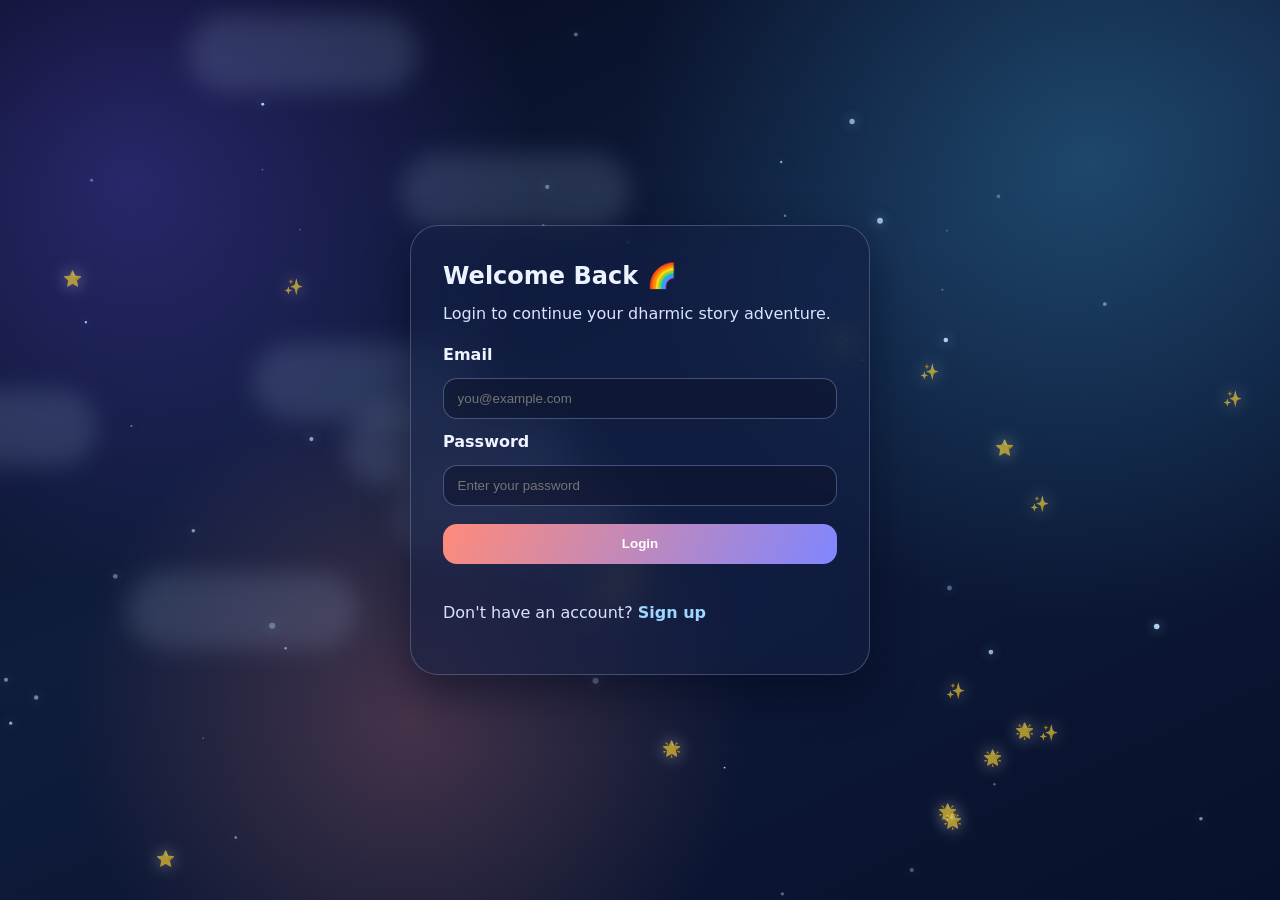
<file: dharmic-kids/index.html>
<!DOCTYPE html>
<html lang="en">
<head>
  <meta charset="UTF-8" />
  <meta name="viewport" content="width=device-width, initial-scale=1.0" />
  <title>Dharmic Kids | Home</title>
  <link rel="stylesheet" href="css/style.css" />
</head>
<body data-page="home">
  <header class="navbar">
    <a href="index.html" class="logo">🪔 Dharmic Kids</a>
    <nav>
      <a href="index.html" class="active">Home</a>
      <a href="categories.html">Categories</a>
      <a href="quiz.html">Quizzes</a>
      <a href="about.html">About</a>
      <a href="krishna-ai.html">Krishna AI</a>
      <a href="profile.html">Profile</a>
    </nav>
    <button id="logoutBtn" class="nav-logout">Logout</button>
  </header>

  <main>
    <section class="hero floating-bg reveal-on-scroll">
      <div class="sparkles" aria-hidden="true">✨ ⭐ 🌈 ✨</div>
      <div class="hero-content">
        <h1>Learn Dharma Through Fun Stories</h1>
        <p>Colorful cartoon adventures that help kids grow in wisdom, courage, and joy.</p>
        <a href="categories.html" class="btn-primary">Start Watching</a>
      </div>
      <div class="hero-icons" aria-hidden="true">
        <span>🦚</span><span>🏹</span><span>🕉️</span><span>📖</span>
      </div>
    </section>

    <section class="section reveal-on-scroll">
      <div class="section-header">
        <h2>Explore Categories</h2>
        <a href="categories.html" class="link-arrow">View All →</a>
      </div>
      <div id="categoryGrid" class="category-grid"></div>
    </section>
  </main>

  <footer>
    <p>Made with ❤️ for little learners of Dharma.</p>
  </footer>

  <script src="js/script.js"></script>
</body>
</html>
</file>
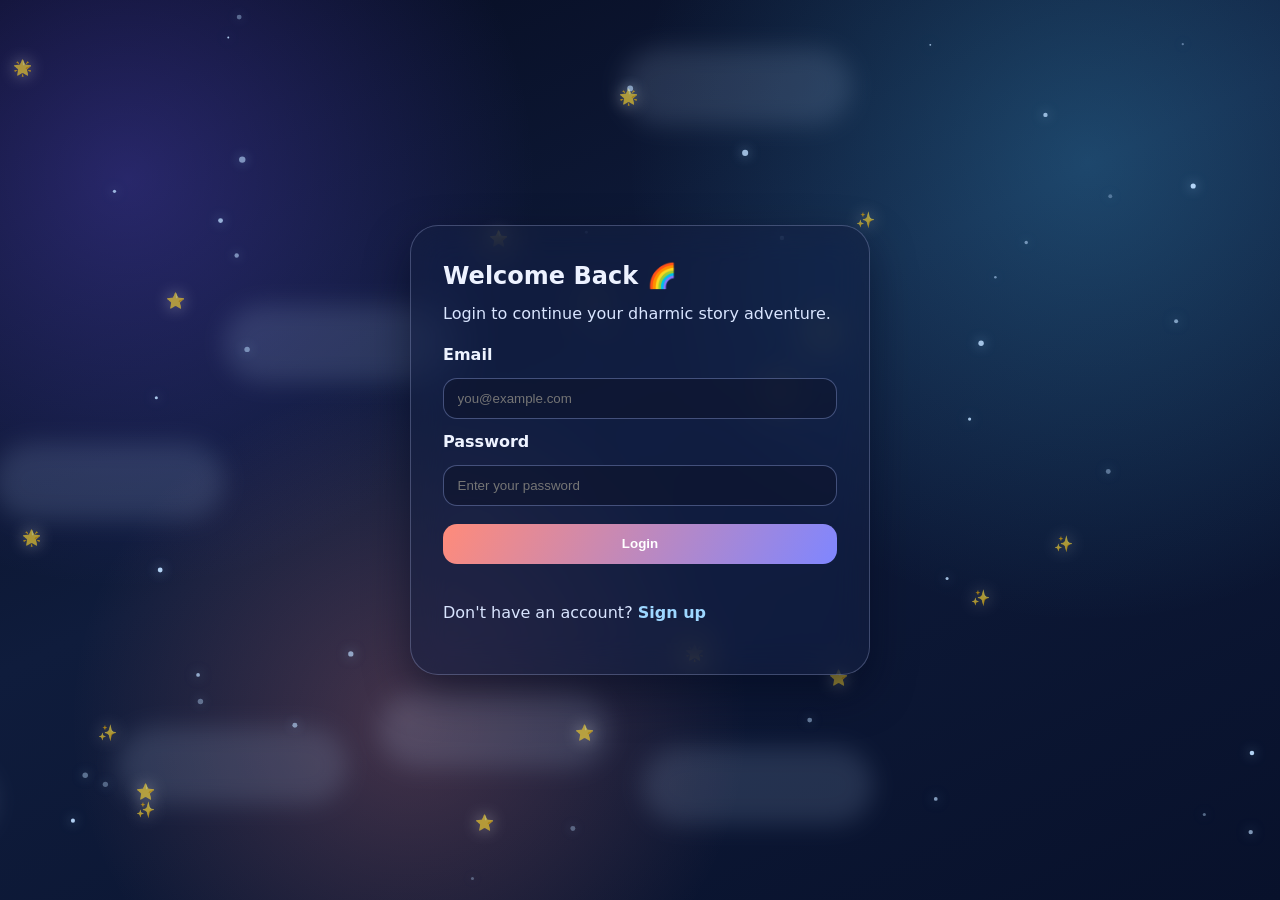
<file: dharmic-kids/about.html>
<!DOCTYPE html>
<html lang="en">
<head>
  <meta charset="UTF-8" />
  <meta name="viewport" content="width=device-width, initial-scale=1.0" />
  <title>Dharmic Kids | About</title>
  <link rel="stylesheet" href="css/style.css" />
</head>
<body data-page="about">
  <header class="navbar">
    <a href="index.html" class="logo">🪔 Dharmic Kids</a>
    <nav>
      <a href="index.html">Home</a>
      <a href="categories.html">Categories</a>
      <a href="quiz.html">Quizzes</a>
      <a href="about.html" class="active">About</a>
      <a href="krishna-ai.html">Krishna AI</a>
      <a href="profile.html">Profile</a>
    </nav>
    <button id="logoutBtn" class="nav-logout">Logout</button>
  </header>

  <main class="section about-page">
    <section class="about-hero reveal-on-scroll">
      <h1>About Dharmic Kids</h1>
      <p>
        Dharmic Kids is a cheerful learning space where children enjoy value-based stories from Sanatana Dharma
        through fun, safe, and child-friendly cartoons.
      </p>
    </section>

    <section class="about-grid">
      <article class="about-block reveal-on-scroll">
        <div class="about-icon">🎯</div>
        <h2>Our Purpose</h2>
        <p>
          We created this website to make timeless wisdom simple and exciting for children. Every video helps kids
          understand right action and good habits through engaging stories.
        </p>
      </article>

      <article class="about-block reveal-on-scroll">
        <div class="about-icon">📺</div>
        <h2>Fun Dharma Learning</h2>
        <p>
          Lessons from Krishna, Hanuman, Ramayana, and Mahabharata are shared with colorful animations so children
          can learn naturally while smiling and having fun.
        </p>
      </article>

      <article class="about-block reveal-on-scroll">
        <div class="about-icon">🌟</div>
        <h2>Values We Encourage</h2>
        <p>
          Our stories gently promote kindness, courage, honesty, and discipline so kids can build strong character in
          daily life.
        </p>
      </article>
    </section>
  </main>

  <footer>
    <p>Growing joyful hearts with dharmic values 💛</p>
  </footer>

  <script src="js/script.js"></script>
</body>
</html>
</file>
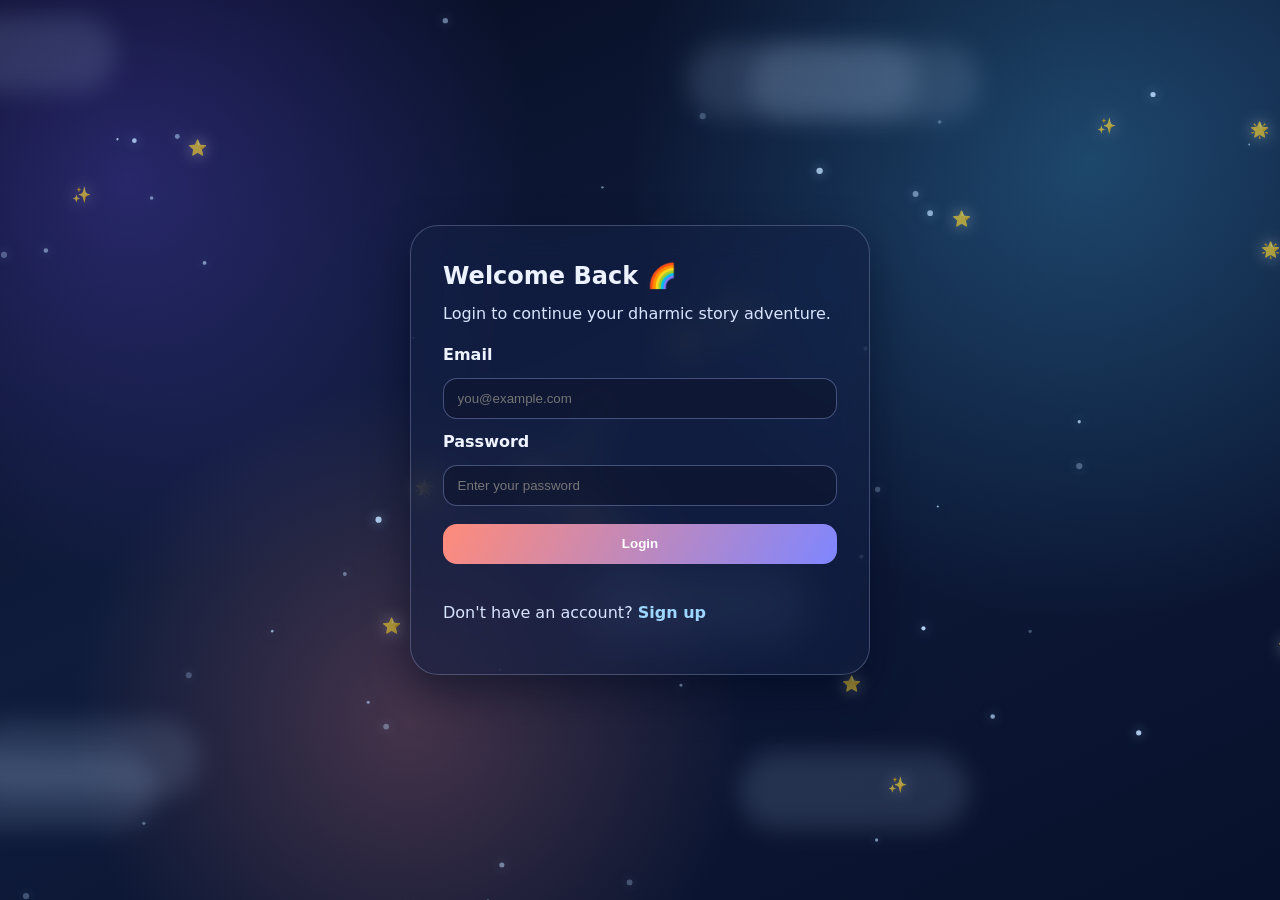
<file: dharmic-kids/categories.html>
<!DOCTYPE html>
<html lang="en">
<head>
  <meta charset="UTF-8" />
  <meta name="viewport" content="width=device-width, initial-scale=1.0" />
  <title>Dharmic Kids | Categories</title>
  <link rel="stylesheet" href="css/style.css" />
</head>
<body data-page="categories">
  <header class="navbar">
    <a href="index.html" class="logo">🪔 Dharmic Kids</a>
    <nav>
      <a href="index.html">Home</a>
      <a href="categories.html" class="active">Categories</a>
      <a href="quiz.html">Quizzes</a>
      <a href="about.html">About</a>
      <a href="krishna-ai.html">Krishna AI</a>
      <a href="profile.html">Profile</a>
    </nav>
    <button id="logoutBtn" class="nav-logout">Logout</button>
  </header>

  <main class="section">
    <h1 class="page-title">Find Your Favorite Dharmic Cartoons</h1>

    <div class="search-wrap reveal-on-scroll">
      <input id="searchInput" type="text" placeholder="Search videos by name..." aria-label="Search videos" />
      <span class="search-icon">🔍</span>
    </div>

    <div id="videoSectionContainer"></div>
  </main>

  <footer>
    <p>Watch, learn, and smile 🌈</p>
  </footer>

  <script src="js/script.js"></script>
</body>
</html>
</file>
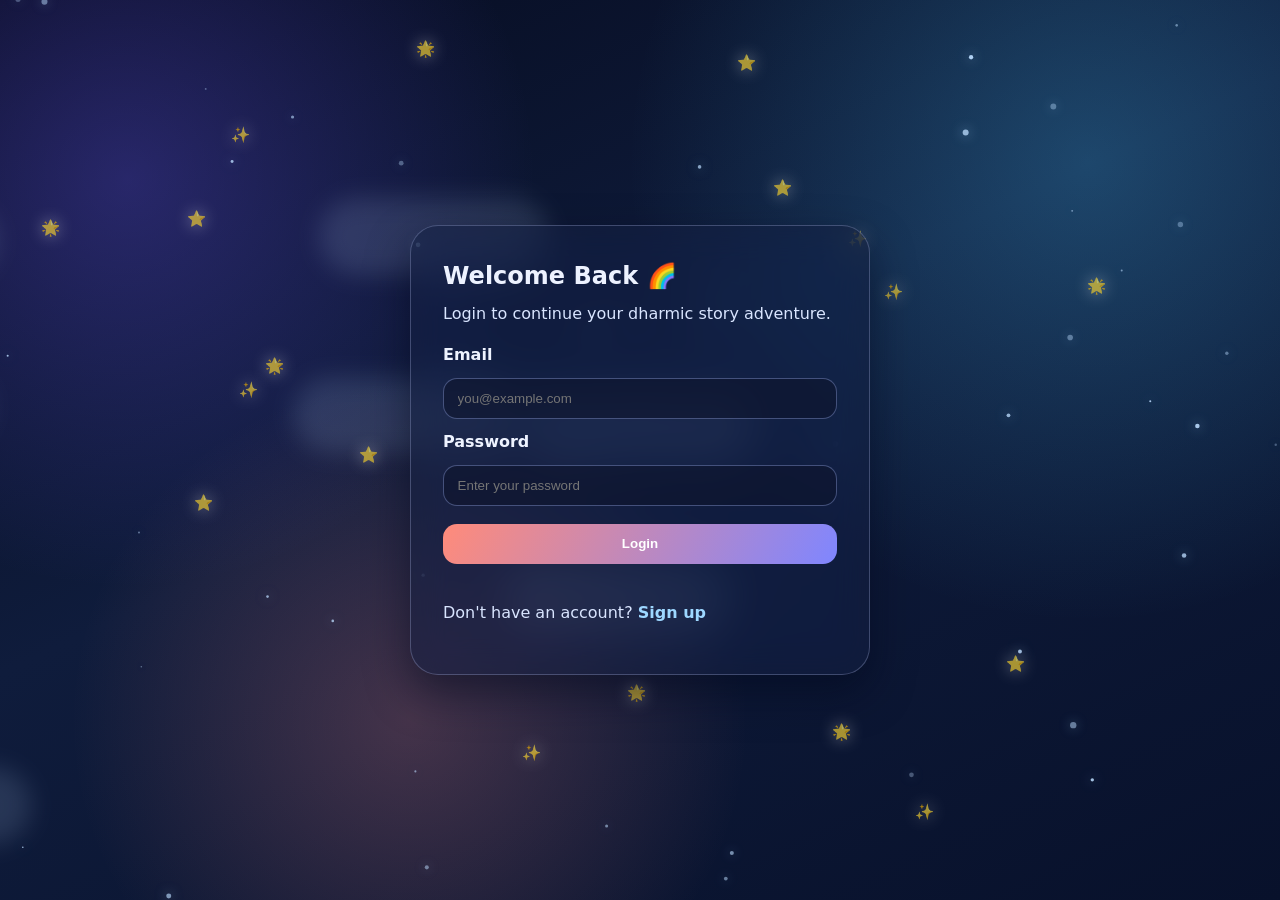
<file: dharmic-kids/krishna-ai.html>
<!DOCTYPE html>
<html lang="en">
<head>
  <meta charset="UTF-8" />
  <meta name="viewport" content="width=device-width, initial-scale=1.0" />
  <title>Dharmic Kids | Krishna AI Experience</title>
  <link rel="stylesheet" href="css/style.css" />
</head>
<body data-page="krishna-ai">
  <header class="navbar">
    <a href="index.html" class="logo">🪔 Dharmic Kids</a>
    <nav>
      <a href="index.html">Home</a>
      <a href="categories.html">Categories</a>
      <a href="quiz.html">Quizzes</a>
      <a href="about.html">About</a>
      <a href="krishna-ai.html" class="active">Krishna AI</a>
      <a href="profile.html">Profile</a>
    </nav>
    <button id="logoutBtn" class="nav-logout">Logout</button>
  </header>

  <main>
    <section class="hero krishna-ai-hero reveal-on-scroll">
      <div class="krishna-ai-glow" aria-hidden="true"></div>
      <div class="krishna-ai-feather" aria-hidden="true">🪶</div>
      <div class="krishna-ai-stars" aria-hidden="true">✨ ✨ ⭐ ✨</div>
      <div class="hero-content">
        <h1>Krishna AI Experience</h1>
        <p>A peaceful space for wise guidance, kind words, and calm moments with Krishna.</p>
      </div>
      <div class="hero-icons" aria-hidden="true">
        <span>🦚</span><span>🕉️</span><span>🌿</span><span>✨</span>
      </div>
    </section>

    <section class="section reveal-on-scroll">
      <div class="krishna-ai-layout">
        <article class="krishna-ai-chat-card">
          <div class="section-header">
            <h2>Talk with Krishna</h2>
          </div>

          <div class="krishna-chat-shell">
            <aside class="krishna-conversation-sidebar about-block">
              <div class="krishna-sidebar-head">
                <h3>Saved Chats</h3>
                <button id="saveChatBtn" type="button" class="story-btn">Save Chat</button>
              </div>
              <div id="savedChatsList" class="krishna-saved-chats" aria-live="polite"></div>
            </aside>

            <div class="krishna-main-chat">
              <div id="topicButtons" class="krishna-topic-grid" aria-label="Krishna guidance topics">
                <button type="button" class="krishna-topic-btn active" data-topic="learning">🧠 Learning Dharma</button>
                <button type="button" class="krishna-topic-btn" data-topic="anxiety">😌 Reduce Anxiety</button>
                <button type="button" class="krishna-topic-btn" data-topic="courage">💪 Courage & Confidence</button>
                <button type="button" class="krishna-topic-btn" data-topic="kindness">❤️ Kindness & Friendship</button>
                <button type="button" class="krishna-topic-btn" data-topic="lessons">📖 Life Lessons</button>
                <button type="button" class="krishna-topic-btn" data-topic="sadness">😔 Sadness / Emotional Help</button>
              </div>

              <div id="krishnaChatMessages" class="krishna-chat-messages-panel" aria-live="polite"></div>

              <div id="krishnaQuickPrompts" class="krishna-quick-prompts">
                <button type="button" class="krishna-prompt-btn">I feel scared</button>
                <button type="button" class="krishna-prompt-btn">How to be brave?</button>
                <button type="button" class="krishna-prompt-btn">Why should I tell truth?</button>
                <button type="button" class="krishna-prompt-btn">How to help others?</button>
              </div>
            </div>
          </div>

          <form id="krishnaChatForm" class="krishna-chat-compose">
            <input id="krishnaChatInput" type="text" maxlength="260" placeholder="Share your thoughts with Krishna..." />
            <button id="clearChatBtn" type="button" class="story-btn" aria-label="Clear chat">🗑️ Clear Chat</button>
            <button id="voiceInputBtn" type="button" class="story-btn" aria-label="Use voice input">🎤</button>
            <button type="submit" class="auth-btn">Send</button>
          </form>
        </article>

        <aside class="krishna-ai-side-stack">
          <article class="about-block krishna-listen-card">
            <h3>Voice Blessing 🔊</h3>
            <p>Press listen to hear Krishna's last guidance in a gentle voice.</p>
            <button id="listenResponseBtn" type="button" class="story-btn">Listen</button>
            <p id="voiceStatus" class="muted-note">Ready when you are, little one.</p>
          </article>

          <article class="about-block relax-card">
            <h3>Relax with Krishna 🌿</h3>
            <div id="breathingCircle" class="breathing-circle" aria-hidden="true"></div>
            <p id="breathingText">Take a deep breath in... and breathe out slowly.</p>
            <button id="startCalmBtn" type="button" class="story-btn">Start Calm Breath</button>
          </article>
        </aside>
      </div>
    </section>
  </main>

  <footer>
    <p>Made with ❤️ for little learners of Dharma.</p>
  </footer>

  <script src="js/krishna-ai-config.js"></script>
  <script src="js/script.js"></script>
</body>
</html>
</file>
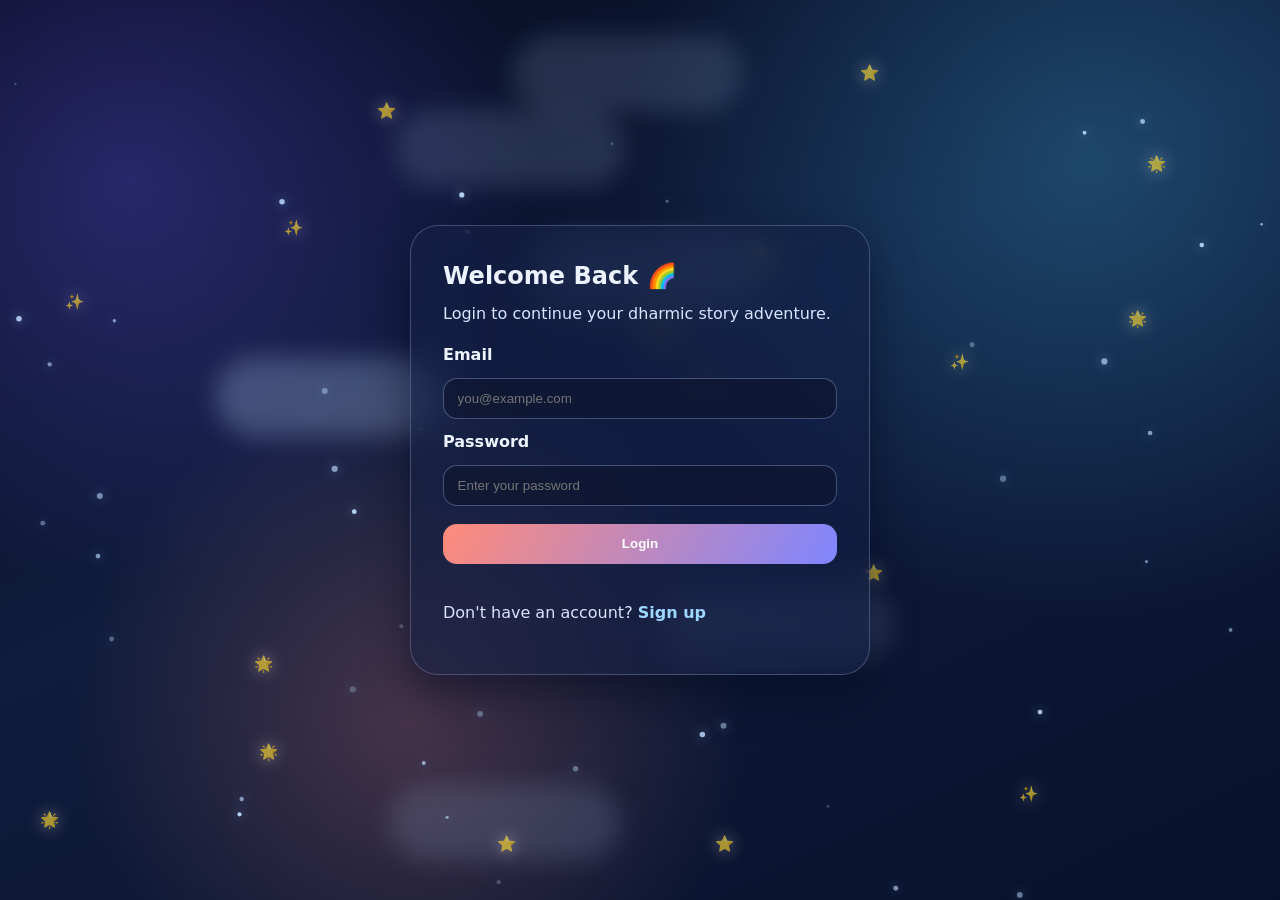
<file: dharmic-kids/login.html>
<!DOCTYPE html>
<html lang="en">
<head>
  <meta charset="UTF-8" />
  <meta name="viewport" content="width=device-width, initial-scale=1.0" />
  <title>Dharmic Kids | Login</title>
  <link rel="stylesheet" href="css/style.css" />
</head>
<body data-page="login" class="auth-body">
  <main class="auth-main">
    <section class="auth-card auth-fade-in">
      <h1>Welcome Back 🌈</h1>
      <p>Login to continue your dharmic story adventure.</p>

      <form id="loginForm" class="auth-form" novalidate>
        <label for="loginEmail">Email</label>
        <input id="loginEmail" name="email" type="email" placeholder="you@example.com" required />

        <label for="loginPassword">Password</label>
        <input id="loginPassword" name="password" type="password" placeholder="Enter your password" required />

        <button type="submit" class="auth-btn">Login</button>
      </form>

      <p id="authMessage" class="auth-message" role="status" aria-live="polite"></p>
      <p class="auth-link-row">Don't have an account? <a href="signup.html">Sign up</a></p>
    </section>
  </main>

  <script src="js/script.js"></script>
</body>
</html>
</file>
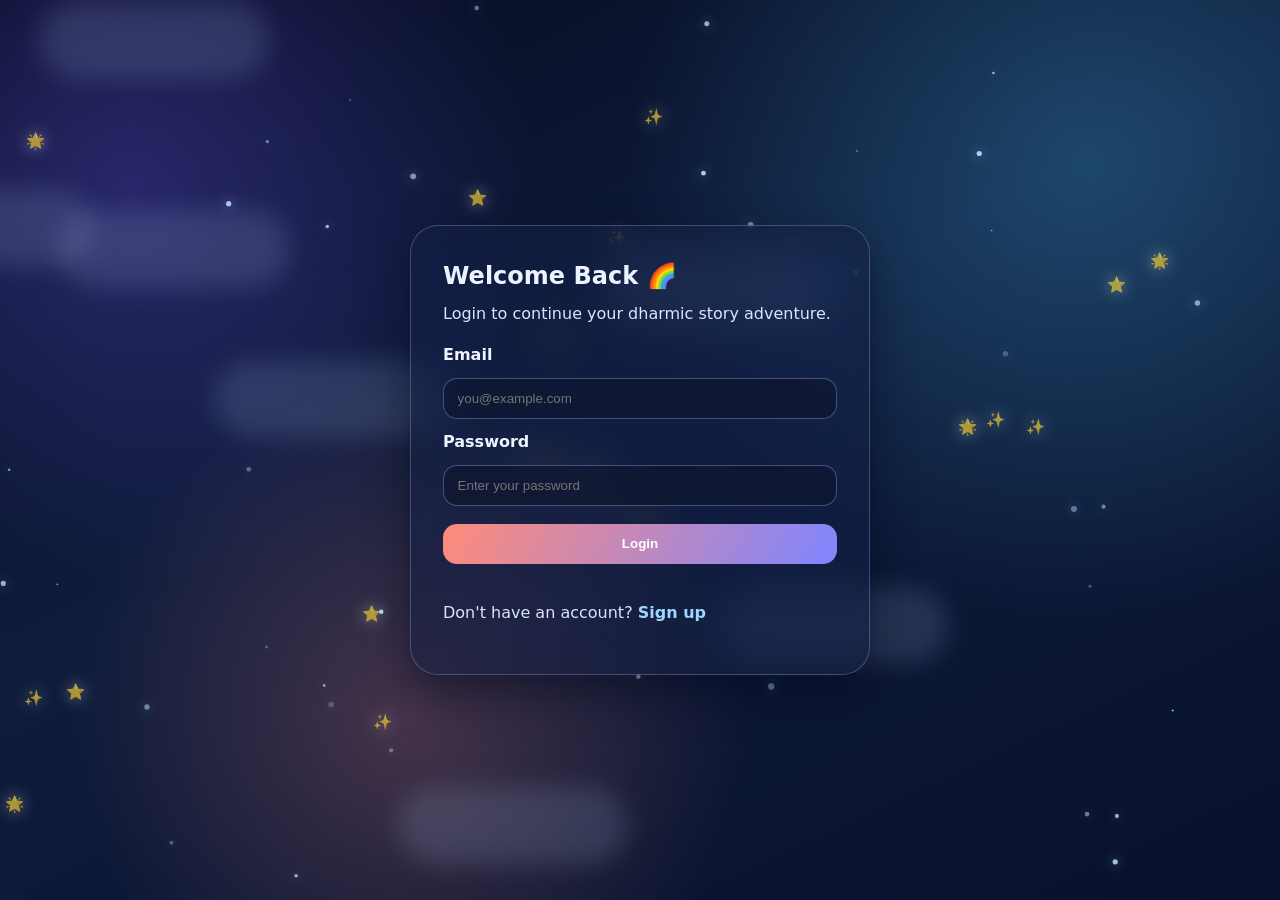
<file: dharmic-kids/profile.html>
<!DOCTYPE html>
<html lang="en">
<head>
  <meta charset="UTF-8" />
  <meta name="viewport" content="width=device-width, initial-scale=1.0" />
  <title>Dharmic Kids | Profile</title>
  <link rel="stylesheet" href="css/style.css" />
</head>
<body data-page="profile">
  <header class="navbar">
    <a href="index.html" class="logo">🪔 Dharmic Kids</a>
    <nav>
      <a href="index.html">Home</a>
      <a href="categories.html">Categories</a>
      <a href="quiz.html">Quizzes</a>
      <a href="about.html">About</a>
      <a href="krishna-ai.html">Krishna AI</a>
      <a href="profile.html" class="active">Profile</a>
    </nav>
    <button id="logoutBtn" class="nav-logout">Logout</button>
  </header>

  <main class="section profile-page">
    <section class="profile-card reveal-on-scroll">
      <h1>My Profile 🌟</h1>
      <div id="profileUserInfo" class="profile-user-info"></div>
      <button id="editProfileBtn" class="story-btn">Edit Profile</button>
    </section>

    <section class="profile-section reveal-on-scroll">
      <div class="section-header">
        <h2>Progress Dashboard 📊</h2>
      </div>
      <div id="statsGrid" class="profile-grid"></div>
    </section>

    <section class="profile-section reveal-on-scroll">
      <div class="section-header">
        <h2>Favorite Videos ❤️</h2>
      </div>
      <div id="favoritesGrid" class="profile-grid"></div>
    </section>

    <section class="profile-section reveal-on-scroll">
      <div class="section-header">
        <h2>Watch History / Progress ⏱️</h2>
        <button id="clearHistoryBtn" class="story-btn secondary">Clear All History</button>
      </div>
      <div id="progressGrid" class="profile-grid"></div>
    </section>
  </main>

  <div id="editProfileModal" class="modal-backdrop" aria-hidden="true">
    <section class="modal-card">
      <h2>Edit Profile</h2>
      <form id="editProfileForm" class="auth-form" novalidate>
        <label for="editProfileName">Name</label>
        <input id="editProfileName" type="text" required />
        <label for="editProfileEmail">Email</label>
        <input id="editProfileEmail" type="email" required />
        <div class="modal-actions">
          <button type="submit" class="auth-btn">Save</button>
          <button type="button" id="cancelEditProfileBtn" class="story-btn secondary">Cancel</button>
        </div>
      </form>
    </section>
  </div>

  <footer>
    <p>Your dharmic journey, all in one place ✨</p>
  </footer>

  <script src="js/script.js"></script>
</body>
</html>
</file>
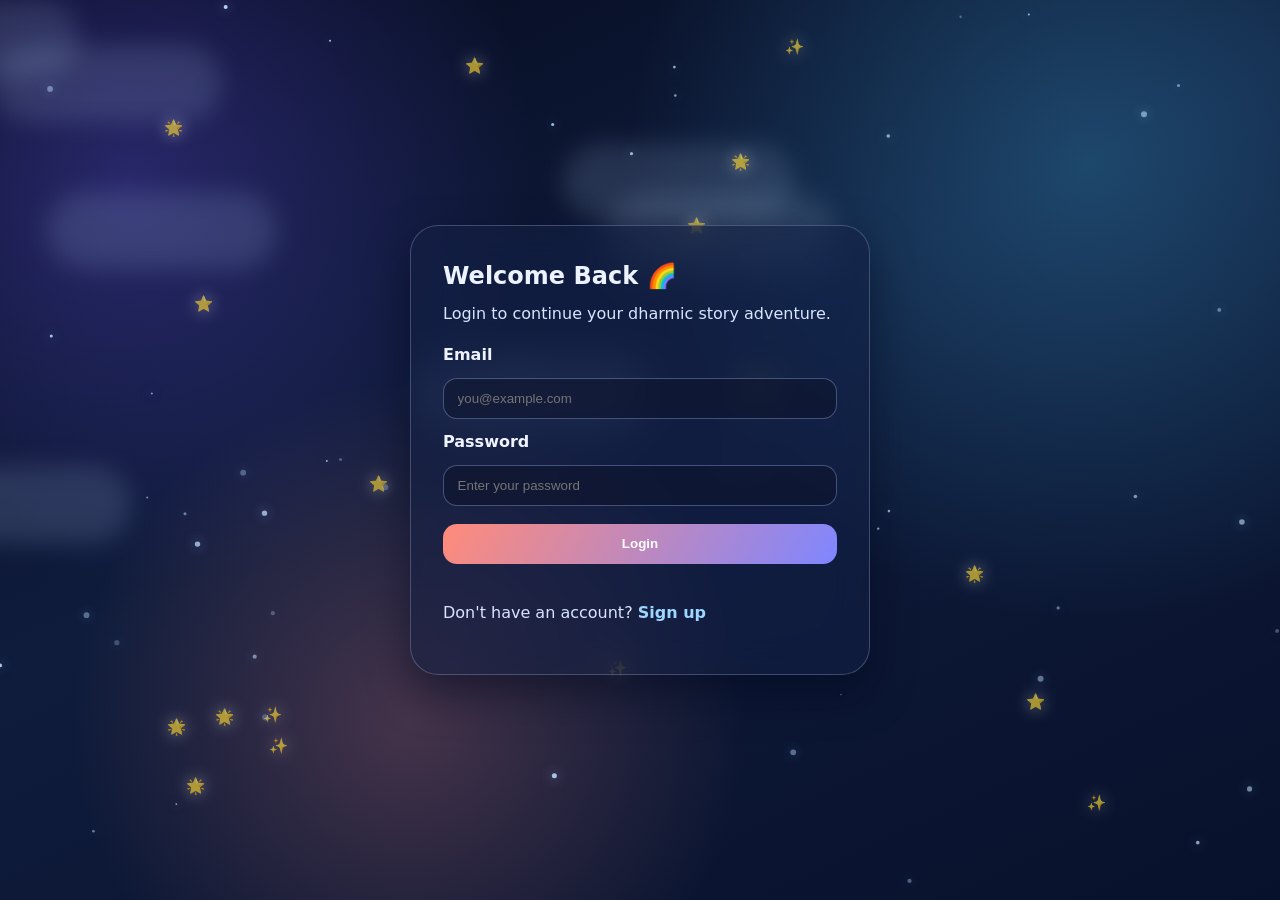
<file: dharmic-kids/quiz.html>
<!DOCTYPE html>
<html lang="en">
<head>
  <meta charset="UTF-8" />
  <meta name="viewport" content="width=device-width, initial-scale=1.0" />
  <title>Dharmic Kids | Quizzes</title>
  <link rel="stylesheet" href="css/style.css" />
</head>
<body data-page="quiz">
  <header class="navbar">
    <a href="index.html" class="logo">🪔 Dharmic Kids</a>
    <nav>
      <a href="index.html">Home</a>
      <a href="categories.html">Categories</a>
      <a href="quiz.html" class="active">Quizzes</a>
      <a href="about.html">About</a>
      <a href="krishna-ai.html">Krishna AI</a>
      <a href="profile.html">Profile</a>
    </nav>
    <button id="logoutBtn" class="nav-logout">Logout</button>
  </header>

  <main class="section">
    <h1 class="page-title">Story Quiz Playground 🎮</h1>
    <div id="quizGrid" class="quiz-grid"></div>
  </main>

  <footer>
    <p>Play, learn, and shine 🌟</p>
  </footer>

  <script src="js/script.js"></script>
</body>
</html>
</file>
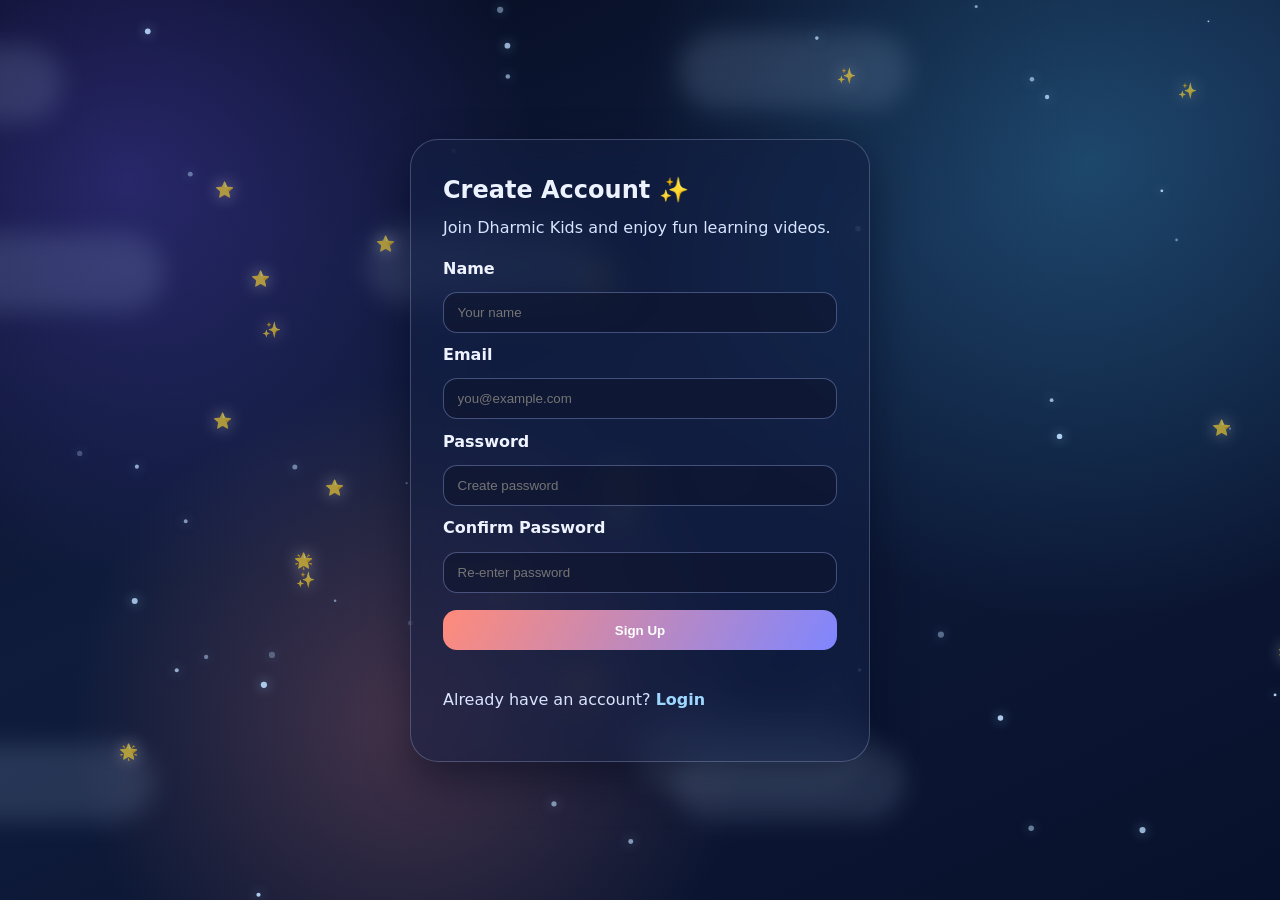
<file: dharmic-kids/signup.html>
<!DOCTYPE html>
<html lang="en">
<head>
  <meta charset="UTF-8" />
  <meta name="viewport" content="width=device-width, initial-scale=1.0" />
  <title>Dharmic Kids | Sign Up</title>
  <link rel="stylesheet" href="css/style.css" />
</head>
<body data-page="signup" class="auth-body">
  <main class="auth-main">
    <section class="auth-card auth-fade-in">
      <h1>Create Account ✨</h1>
      <p>Join Dharmic Kids and enjoy fun learning videos.</p>

      <form id="signupForm" class="auth-form" novalidate>
        <label for="signupName">Name</label>
        <input id="signupName" name="name" type="text" placeholder="Your name" required />

        <label for="signupEmail">Email</label>
        <input id="signupEmail" name="email" type="email" placeholder="you@example.com" required />

        <label for="signupPassword">Password</label>
        <input id="signupPassword" name="password" type="password" placeholder="Create password" required />

        <label for="signupConfirmPassword">Confirm Password</label>
        <input id="signupConfirmPassword" name="confirmPassword" type="password" placeholder="Re-enter password" required />

        <button type="submit" class="auth-btn">Sign Up</button>
      </form>

      <p id="authMessage" class="auth-message" role="status" aria-live="polite"></p>
      <p class="auth-link-row">Already have an account? <a href="login.html">Login</a></p>
    </section>
  </main>

  <script src="js/script.js"></script>
</body>
</html>
</file>
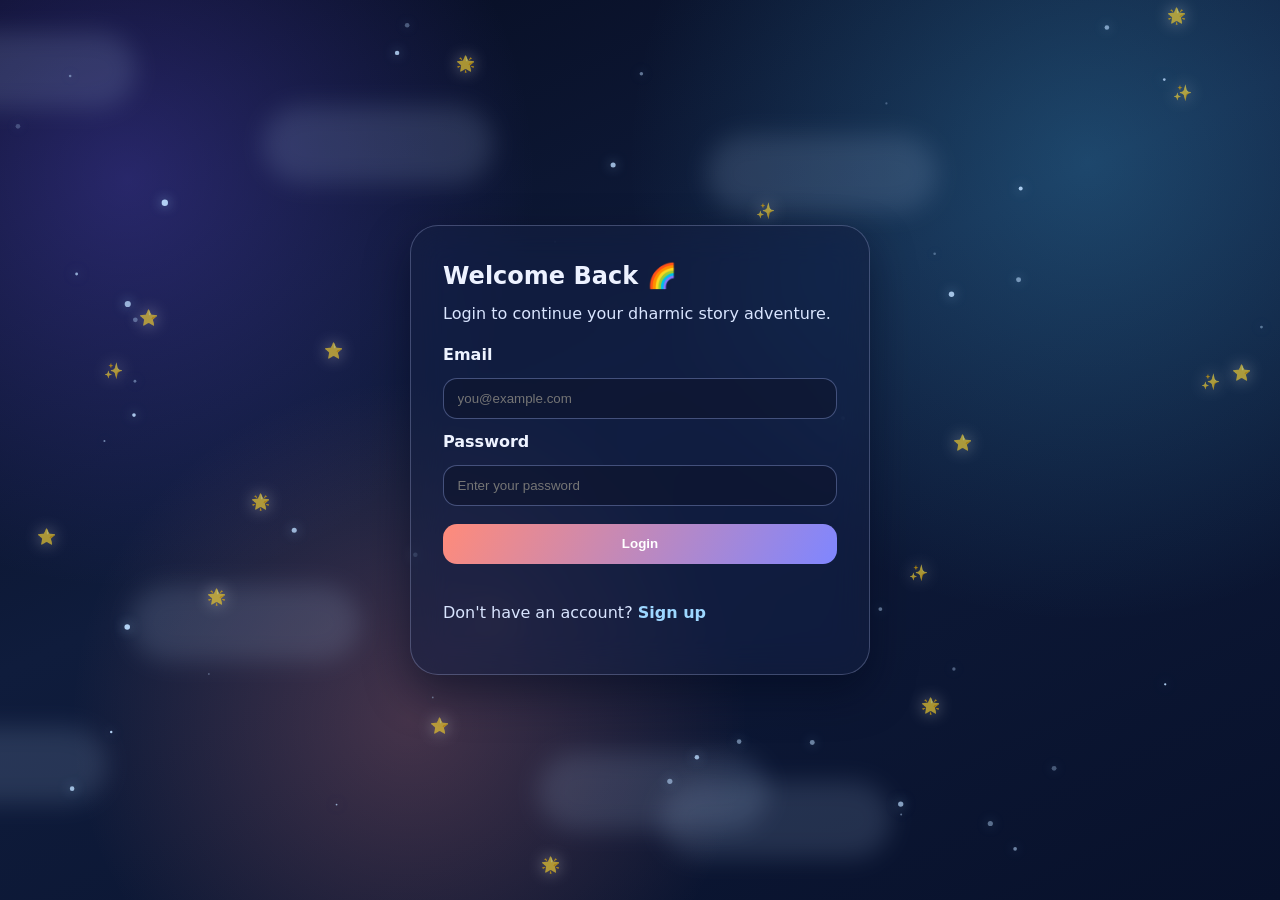
<file: dharmic-kids/video.html>
<!DOCTYPE html>
<html lang="en">
<head>
  <meta charset="UTF-8" />
  <meta name="viewport" content="width=device-width, initial-scale=1.0" />
  <title>Dharmic Kids | Video</title>
  <link rel="stylesheet" href="css/style.css" />
</head>
<body data-page="video">
  <header class="navbar">
    <a href="index.html" class="logo">🪔 Dharmic Kids</a>
    <nav>
      <a href="index.html">Home</a>
      <a href="categories.html">Categories</a>
      <a href="quiz.html">Quizzes</a>
      <a href="about.html">About</a>
      <a href="krishna-ai.html">Krishna AI</a>
      <a href="profile.html">Profile</a>
    </nav>
    <button id="logoutBtn" class="nav-logout">Logout</button>
  </header>

  <main class="section video-layout">
    <section id="videoPlayerCard" class="player-card reveal-on-scroll"></section>

    <aside class="recommendations reveal-on-scroll">
      <h2>Recommended Videos</h2>
      <div id="recommendedList" class="recommended-list"></div>
    </aside>
  </main>

  <footer>
    <p>Keep exploring dharmic wisdom ✨</p>
  </footer>

  <script src="js/script.js"></script>
</body>
</html>
</file>
<file: dharmic-kids/css/style.css>
:root {
  --bg: #080f26;
  --bg-soft: #121c3d;
  --surface: rgba(22, 31, 63, 0.82);
  --surface-strong: rgba(30, 41, 59, 0.8);
  --surface-soft: rgba(139, 165, 255, 0.12);
  --text: #edf2ff;
  --muted: #bfd0ff;
  --primary: #ff8b7a;
  --secondary: #7f86ff;
  --accent: #66d5ff;
  --card-shadow: 0 15px 40px rgba(1, 7, 24, 0.55);
  --card-glow: 0 0 0 1px rgba(145, 164, 255, 0.24), 0 0 24px rgba(122, 146, 255, 0.28);
  --radius-lg: 24px;
  --radius-md: 16px;
}


* { box-sizing: border-box; }
html, body { min-height: 100%; }

body {
  margin: 0;
  font-family: "Comic Sans MS", "Trebuchet MS", system-ui, sans-serif;
  line-height: 1.55;
  color: var(--text);
  background: linear-gradient(140deg, var(--bg), var(--bg-soft));
  overflow-x: hidden;
}

a { color: inherit; text-decoration: none; }

/* Shared interaction polish across all cards + buttons. */
a,
button,
.watch-btn,
.btn-primary,
.category-card,
.video-card,
.about-block,
.about-hero,
.recommend-item,
.story-btn,
.choice-btn {
  transition: transform 0.32s ease, box-shadow 0.32s ease, background 0.32s ease, border-color 0.32s ease, filter 0.32s ease;
}

.bg-scene,
.particle-canvas,
.floating-sky {
  position: fixed;
  inset: 0;
  pointer-events: none;
}

.bg-scene {
  z-index: -4;
  background:
    radial-gradient(circle at 10% 20%, rgba(111, 90, 255, 0.3), transparent 30%),
    radial-gradient(circle at 85% 18%, rgba(71, 194, 246, 0.26), transparent 35%),
    radial-gradient(circle at 32% 80%, rgba(255, 140, 138, 0.23), transparent 30%),
    linear-gradient(155deg, #060b1f, #0f1c3c 45%, #08112b);
  animation: gradientShift 20s ease-in-out infinite alternate;
}

.floating-sky { z-index: -3; overflow: hidden; }
.particle-canvas { z-index: -2; }

.float-cloud,
.float-star,
.float-sparkle {
  position: absolute;
  opacity: 0.65;
  animation: drift linear infinite;
}

.float-cloud {
  width: clamp(140px, 18vw, 260px);
  height: clamp(44px, 6vw, 78px);
  background: rgba(193, 220, 255, 0.22);
  filter: blur(12px);
  border-radius: 999px;
}

.float-star,
.float-sparkle {
  font-size: clamp(0.85rem, 1.2vw, 1.2rem);
  filter: drop-shadow(0 0 8px rgba(255, 255, 255, 0.7));
}

.navbar {
  position: sticky;
  top: 0;
  z-index: 20;
  background: color-mix(in srgb, var(--surface) 78%, transparent);
  backdrop-filter: blur(14px);
  display: flex;
  justify-content: space-between;
  align-items: center;
  padding: 0.92rem 1.15rem;
  box-shadow: 0 8px 20px rgba(5, 12, 40, 0.35);
  border-bottom: 1px solid rgba(152, 170, 255, 0.18);
}

.logo { font-size: 1.2rem; font-weight: 700; }
nav { display: flex; gap: 1rem; }
nav a { padding: 0.35rem 0.72rem; border-radius: 30px; }
nav a:hover, nav a.active {
  background: linear-gradient(140deg, var(--secondary), var(--accent));
  color: #fff;
}

.nav-logout {
  border: 1px solid rgba(255, 255, 255, 0.28);
  background: linear-gradient(120deg, var(--primary), var(--secondary));
  color: #fff;
  border-radius: 999px;
  padding: 0.52rem 1rem;
  font-weight: 700;
  cursor: pointer;
}

.nav-logout:hover {
  transform: translateY(-2px) scale(1.04);
  box-shadow: 0 10px 24px rgba(112, 104, 255, 0.36);
}


.hero {
  position: relative;
  overflow: hidden;
  margin: 1.1rem auto 1.3rem;
  max-width: 1180px;
  border-radius: 30px;
  padding: clamp(1.8rem, 2.8vw, 2.8rem);
  min-height: 360px;
  background: linear-gradient(140deg, rgba(112, 117, 255, 0.4), rgba(66, 179, 196, 0.3) 45%, rgba(255, 139, 127, 0.32));
  color: #fff;
  display: grid;
  grid-template-columns: 1.15fr 1fr;
  gap: 1.25rem;
  align-items: center;
  border: 1px solid rgba(255, 255, 255, 0.24);
  box-shadow: 0 22px 45px rgba(6, 12, 37, 0.5), inset 0 1px 0 rgba(255, 255, 255, 0.2);
  backdrop-filter: blur(18px) saturate(130%);
  isolation: isolate;
}

.hero::before,
.hero::after {
  content: "";
  position: absolute;
  border-radius: 50%;
  pointer-events: none;
}

.hero::before {
  width: 260px;
  height: 260px;
  top: -90px;
  right: -60px;
  background: radial-gradient(circle, rgba(255, 255, 255, 0.26), transparent 68%);
}
.hero::after {
  width: 220px;
  height: 220px;
  bottom: -120px;
  left: -70px;
  background: radial-gradient(circle, rgba(115, 245, 255, 0.24), transparent 65%);
}

.hero-content { width: min(560px, 100%); margin: 0 auto; z-index: 2; }
.hero h1 { font-size: clamp(2rem, 5vw, 3.3rem); margin: 0 0 0.7rem; line-height: 1.15; text-wrap: balance; }
.hero p { font-size: clamp(1rem, 1.4vw, 1.12rem); margin: 0 0 1.45rem; max-width: 34ch; color: rgba(255, 255, 255, 0.95); }

.hero-icons {
  display: flex;
  justify-content: center;
  align-items: center;
  flex-wrap: wrap;
  gap: 0.9rem;
  font-size: clamp(1.6rem, 2.7vw, 2.35rem);
  z-index: 2;
}
.hero-icons span { animation: float 3.8s ease-in-out infinite; }
.hero-icons span:nth-child(2) { animation-delay: 0.45s; }
.hero-icons span:nth-child(3) { animation-delay: 0.9s; }
.hero-icons span:nth-child(4) { animation-delay: 1.35s; }

.sparkles {
  position: absolute;
  right: 11%;
  bottom: 12%;
  letter-spacing: 0.28rem;
  font-size: 1.2rem;
  opacity: 0.92;
  animation: twinkle 2.8s ease-in-out infinite;
  z-index: 2;
}

.btn-primary {
  display: inline-block;
  padding: 0.86rem 1.52rem;
  border-radius: 999px;
  background: rgba(255, 255, 255, 0.97);
  color: #ff544b;
  font-weight: 700;
  box-shadow: 0 8px 20px rgba(255, 84, 75, 0.2), 0 0 0 0 rgba(255, 255, 255, 0.6), 0 0 16px rgba(255, 255, 255, 0.5);
  animation: ctaPulse 2.7s ease-in-out infinite;
}
.btn-primary:hover {
  transform: translateY(-2px) scale(1.055);
  box-shadow: 0 14px 28px rgba(255, 84, 75, 0.28), 0 0 22px rgba(255, 255, 255, 0.65);
}

.section { padding: 1.15rem; max-width: 1200px; margin: 0 auto; }
.section-header { display: flex; justify-content: space-between; align-items: center; gap: 0.8rem; }
.link-arrow { color: #cfddff; font-weight: 700; }
.page-title { text-align: center; font-size: clamp(1.5rem, 4vw, 2.2rem); }

.category-grid {
  display: grid;
  grid-template-columns: repeat(auto-fit, minmax(220px, 260px));
  justify-content: center;
  gap: 1.2rem;
  margin-top: 0.95rem;
}

.category-card,
.video-card,
.player-card,
.recommend-item,
.about-block,
.about-hero,
.quiz-box {
  background: var(--surface);
  border-radius: var(--radius-lg);
  box-shadow: var(--card-shadow);
  border: 1px solid rgba(146, 165, 255, 0.2);
  backdrop-filter: blur(14px);
}

.category-card {
  position: relative;
  overflow: hidden;
  text-align: center;
  height: 100%;
  padding: 1.1rem 1rem 1.28rem;
  border: 2px solid rgba(151, 165, 255, 0.12);
}
.category-card:hover,
.video-card:hover,
.about-block:hover,
.recommend-item:hover,
.about-hero:hover {
  transform: translateY(-8px) scale(1.02);
  box-shadow: var(--card-shadow), var(--card-glow);
}

.category-illustration {
  width: min(210px, 100%);
  aspect-ratio: 4 / 3;
  object-fit: cover;
  border-radius: 14px;
  margin: 0.15rem auto 0.9rem;
  display: block;
  box-shadow: 0 10px 18px rgba(3, 8, 26, 0.5);
}

.video-row-section { margin-top: 1.2rem; }
.video-row-header { display: flex; justify-content: space-between; align-items: center; gap: 0.8rem; margin-bottom: 0.7rem; }
.video-row-shell { position: relative; }
.video-row {
  display: grid;
  grid-auto-flow: column;
  grid-auto-columns: minmax(220px, 280px);
  gap: 1rem;
  overflow-x: auto;
  scroll-behavior: smooth;
  scrollbar-width: none;
  padding: 0.4rem 2.8rem;
}
.video-row::-webkit-scrollbar { display: none; }

.row-btn {
  position: absolute;
  top: 50%;
  transform: translateY(-50%);
  width: 2.1rem;
  height: 2.1rem;
  border-radius: 50%;
  border: 0;
  color: #fff;
  background: rgba(24, 34, 73, 0.9);
  box-shadow: 0 8px 24px rgba(0, 0, 0, 0.38);
  cursor: pointer;
  z-index: 3;
}
.row-btn:hover { transform: translateY(-50%) scale(1.08); }
.row-btn.prev { left: 0.2rem; }
.row-btn.next { right: 0.2rem; }

.video-card { overflow: hidden; transform-style: preserve-3d; }
.video-thumb { width: 100%; aspect-ratio: 16/9; object-fit: cover; background: var(--surface-soft); }
.video-content { padding: 0.88rem; }
.video-content h4 { margin: 0 0 0.5rem; }
.video-content p { color: var(--muted); font-size: 0.95rem; min-height: 52px; }
.watch-btn {
  border: none;
  width: 100%;
  padding: 0.69rem;
  border-radius: 14px;
  background: linear-gradient(120deg, var(--primary), var(--secondary));
  color: #fff;
  cursor: pointer;
  font-weight: 700;
}
.watch-btn:hover {
  transform: translateY(-2px) scale(1.03);
  box-shadow: 0 10px 24px rgba(112, 104, 255, 0.36);
}

.search-wrap { position: relative; max-width: 580px; margin: 1rem auto 1.5rem; }
.search-wrap input {
  width: 100%;
  padding: 0.9rem 2.4rem 0.9rem 1rem;
  border: 1px solid rgba(145, 164, 255, 0.28);
  border-radius: 999px;
  background: var(--surface);
  color: var(--text);
  box-shadow: var(--card-shadow);
}
.search-icon { position: absolute; right: 1rem; top: 50%; transform: translateY(-50%); }

.video-layout { display: grid; grid-template-columns: 2fr 1fr; gap: 1rem; }
.player-card { padding: 1rem; }
.player-card iframe { width: 100%; aspect-ratio: 16/9; border: 0; border-radius: var(--radius-md); }
.player-card p { color: var(--muted); }
.story-controls { display: flex; flex-wrap: wrap; gap: 0.65rem; margin: 0.9rem 0 0.7rem; }
.story-btn {
  border: 0;
  padding: 0.6rem 0.95rem;
  border-radius: 999px;
  cursor: pointer;
  color: #fff;
  background: linear-gradient(120deg, #ff9f72, #7f86ff);
}
.story-btn.secondary { background: linear-gradient(120deg, #648efb, #49c6dc); }
.story-btn:hover { transform: translateY(-2px) scale(1.03); }
#speechStatus { font-size: 0.92rem; margin-top: 0.2rem; }

.quiz-box { margin-top: 1rem; padding: 0.95rem; }
.quiz-box h3 { margin-top: 0; }
.quiz-item { margin-bottom: 0.9rem; }
.quiz-choices { display: flex; flex-wrap: wrap; gap: 0.5rem; }
.choice-btn {
  border: 1px solid rgba(151, 170, 255, 0.28);
  background: rgba(110, 134, 255, 0.18);
  color: var(--text);
  border-radius: 12px;
  padding: 0.48rem 0.72rem;
  cursor: pointer;
}
.choice-btn.selected {
  border-color: rgba(255, 183, 120, 0.7);
  background: rgba(255, 161, 115, 0.28);
}
.choice-btn.correct { background: rgba(53, 212, 139, 0.22); border-color: rgba(53, 212, 139, 0.65); }
.choice-btn.wrong { background: rgba(255, 122, 122, 0.22); border-color: rgba(255, 122, 122, 0.66); }
.quiz-feedback { font-weight: 700; color: #d9e7ff; margin-top: 0.65rem; }
.quiz-subtext { margin-top: -0.2rem; margin-bottom: 0.8rem; color: var(--muted); }
.quiz-grid {
  display: grid;
  grid-template-columns: repeat(auto-fit, minmax(260px, 1fr));
  gap: 1rem;
  margin-top: 1rem;
}

.recommendations { padding: 0.5rem; }
.recommended-list { display: grid; gap: 0.8rem; }
.recommend-item { padding: 0.72rem; display: flex; gap: 0.62rem; align-items: center; }
.recommend-item img { width: 100px; border-radius: 10px; }
.recommend-item h4 { margin: 0; font-size: 0.95rem; }

.about-page { display: grid; gap: 1.45rem; padding-top: 1.4rem; }
.about-hero,
.about-block {
  background: var(--surface-strong);
  border: 1px solid rgba(159, 176, 255, 0.2);
  backdrop-filter: blur(12px);
}
.about-hero { padding: clamp(1.2rem, 2.2vw, 1.7rem); }
.about-hero h1 { margin-top: 0; margin-bottom: 0.6rem; }
.about-grid { display: grid; grid-template-columns: repeat(auto-fit, minmax(220px, 1fr)); gap: 1rem; }
.about-block { padding: 1.2rem; }
.about-icon { font-size: 2rem; }
.about-block p,
.about-hero p { color: #eaf0ff; }

footer { text-align: center; padding: 1rem; color: #d4ddff; }

.reveal-on-scroll {
  opacity: 0;
  transform: translateY(26px);
  transition: opacity 0.72s ease, transform 0.72s ease;
}
.reveal-on-scroll.visible { opacity: 1; transform: translateY(0); }

@keyframes float {
  0%, 100% { transform: translateY(0); }
  50% { transform: translateY(-10px); }
}
@keyframes twinkle {
  0%, 100% { opacity: 0.8; transform: scale(1); }
  50% { opacity: 1; transform: scale(1.12); }
}
@keyframes ctaPulse {
  0%, 100% { box-shadow: 0 8px 20px rgba(255, 84, 75, 0.2), 0 0 0 0 rgba(255, 255, 255, 0.58); }
  50% { box-shadow: 0 11px 26px rgba(255, 84, 75, 0.28), 0 0 0 9px rgba(255, 255, 255, 0); }
}
@keyframes gradientShift {
  0% { filter: hue-rotate(0deg); }
  100% { filter: hue-rotate(18deg); }
}
@keyframes drift {
  0% { transform: translateX(-15vw) translateY(0); }
  100% { transform: translateX(120vw) translateY(-25px); }
}


.video-card { position: relative; }
.favorite-btn {
  border: 1px solid rgba(255, 255, 255, 0.24);
  background: rgba(19, 30, 65, 0.82);
  color: #ffd0d0;
  border-radius: 999px;
  width: 2rem;
  height: 2rem;
  display: grid;
  place-items: center;
  cursor: pointer;
  font-size: 0.95rem;
}
.favorite-btn:hover { transform: scale(1.08); box-shadow: 0 0 18px rgba(255, 132, 147, 0.35); }
.favorite-btn.is-favorite {
  background: linear-gradient(140deg, rgba(255, 110, 138, 0.85), rgba(255, 142, 122, 0.85));
  color: #fff;
  box-shadow: 0 0 16px rgba(255, 116, 137, 0.38);
}
.favorite-btn.burst { animation: heartBurst 0.24s ease; }
.video-card > .favorite-btn { position: absolute; top: 0.6rem; right: 0.6rem; z-index: 4; }
.favorite-story-btn {
  width: auto;
  padding: 0.6rem 0.95rem;
  border-radius: 999px;
  color: #fff;
  background: linear-gradient(120deg, #ff9f72, #7f86ff);
}

.recommend-actions {
  margin-top: 0.45rem;
  display: flex;
  align-items: center;
  gap: 0.45rem;
}
.recommend-actions .watch-btn { width: auto; padding: 0.42rem 0.65rem; }

.profile-page {
  display: grid;
  gap: 1rem;
  padding-top: 1.1rem;
}
.profile-card,
.profile-section {
  background: rgba(22, 31, 63, 0.58);
  border: 1px solid rgba(196, 210, 255, 0.26);
  backdrop-filter: blur(18px) saturate(130%);
  border-radius: 28px;
  box-shadow: 0 18px 42px rgba(2, 8, 28, 0.5);
  padding: clamp(1rem, 2.4vw, 1.5rem);
}
.profile-card h1 { margin: 0 0 0.7rem; }
.profile-user-info p { margin: 0.32rem 0; color: #e4ecff; }
.profile-grid {
  display: grid;
  grid-template-columns: repeat(auto-fit, minmax(220px, 1fr));
  gap: 0.9rem;
}
.profile-video-card { min-height: 180px; }
.inline-actions {
  display: grid;
  gap: 0.5rem;
}
.stat-card .video-content {
  text-align: center;
}
.stat-number {
  font-size: clamp(1.8rem, 4vw, 2.2rem);
  font-weight: 700;
  color: #fff;
  min-height: 2.2rem;
}
.empty-state {
  margin: 0;
  padding: 1.1rem;
  text-align: center;
  border-radius: 16px;
  color: #d5e3ff;
  background: rgba(91, 120, 230, 0.16);
  border: 1px dashed rgba(175, 194, 255, 0.28);
}
.watched-label {
  display: inline-block;
  margin-bottom: 0.6rem;
  padding: 0.25rem 0.6rem;
  border-radius: 999px;
  font-size: 0.85rem;
  background: rgba(105, 235, 175, 0.22);
  border: 1px solid rgba(105, 235, 175, 0.5);
}

@keyframes heartBurst {
  0% { transform: scale(1); filter: saturate(100%); }
  50% { transform: scale(1.25); filter: saturate(145%); }
  100% { transform: scale(1); filter: saturate(100%); }
}

.modal-backdrop {
  position: fixed;
  inset: 0;
  background: rgba(7, 10, 25, 0.65);
  backdrop-filter: blur(6px);
  display: grid;
  place-items: center;
  padding: 1rem;
  opacity: 0;
  pointer-events: none;
  transition: opacity 0.3s ease;
  z-index: 40;
}
.modal-backdrop.visible {
  opacity: 1;
  pointer-events: auto;
}
.modal-card {
  width: min(460px, 100%);
  background: rgba(22, 31, 63, 0.8);
  border: 1px solid rgba(196, 210, 255, 0.26);
  backdrop-filter: blur(18px) saturate(130%);
  border-radius: 28px;
  box-shadow: 0 18px 42px rgba(2, 8, 28, 0.5);
  padding: clamp(1.1rem, 2.5vw, 1.6rem);
  transform: scale(0.92);
  transition: transform 0.3s ease;
}
.modal-backdrop.visible .modal-card {
  transform: scale(1);
}
.modal-card h2 { margin-top: 0; }
.modal-actions {
  display: flex;
  gap: 0.5rem;
  margin-top: 0.7rem;
}
.modal-actions .auth-btn,
.modal-actions .story-btn {
  flex: 1;
}

@media (max-width: 820px) {
  .hero { grid-template-columns: 1fr; text-align: center; min-height: 320px; }
  .krishna-ai-layout { grid-template-columns: 1fr; }
  .hero-content,
  .hero p { margin-inline: auto; }
  .sparkles { right: 8%; }
  .video-layout { grid-template-columns: 1fr; }
  .video-row { grid-auto-columns: minmax(210px, 68vw); }
}

@media (max-width: 560px) {
  .profile-grid { grid-template-columns: 1fr; }
  .krishna-chat-shell { grid-template-columns: 1fr; }
  .krishna-topic-grid,
  .krishna-quick-prompts,
  .krishna-chat-compose { grid-template-columns: 1fr; }
  .krishna-chat-messages-panel { min-height: 270px; }
  .navbar { flex-wrap: wrap; justify-content: center; gap: 0.6rem; }
  .nav-logout { padding: 0.48rem 0.82rem; font-size: 0.9rem; }
  nav { gap: 0.45rem; font-size: 0.9rem; }
  .logo { font-size: 1rem; }
  .hero { padding: 1.35rem; border-radius: 24px; }
  .section { padding: 0.95rem; }
  .section-header { flex-direction: column; align-items: flex-start; gap: 0.45rem; }
  .row-btn { display: none; }
  .video-row { padding-inline: 0.1rem; }
}


.auth-body {
  min-height: 100vh;
}

.auth-main {
  min-height: 100vh;
  display: grid;
  place-items: center;
  padding: 1.1rem;
}

.auth-card {
  width: min(460px, 100%);
  background: rgba(22, 31, 63, 0.58);
  border: 1px solid rgba(196, 210, 255, 0.26);
  backdrop-filter: blur(18px) saturate(130%);
  border-radius: 28px;
  box-shadow: 0 18px 42px rgba(2, 8, 28, 0.5);
  padding: clamp(1.3rem, 3vw, 2rem);
}

.auth-card h1 {
  margin: 0 0 0.45rem;
}

.auth-card p {
  margin: 0 0 1rem;
  color: #d9e5ff;
}

.auth-form {
  display: grid;
  gap: 0.65rem;
}

.auth-form label {
  font-weight: 700;
  color: #eef3ff;
}

.auth-form input {
  width: 100%;
  border-radius: 14px;
  border: 1px solid rgba(166, 185, 255, 0.35);
  background: rgba(13, 20, 44, 0.56);
  color: #fff;
  padding: 0.75rem 0.85rem;
  outline: none;
  transition: box-shadow 0.3s ease, border-color 0.3s ease, transform 0.3s ease;
}

.auth-form input:focus {
  border-color: rgba(152, 210, 255, 0.8);
  box-shadow: 0 0 0 3px rgba(122, 203, 255, 0.2), 0 0 16px rgba(103, 164, 255, 0.34);
  transform: translateY(-1px);
}

.auth-btn {
  border: 0;
  border-radius: 14px;
  padding: 0.78rem 1rem;
  margin-top: 0.45rem;
  color: #fff;
  background: linear-gradient(120deg, var(--primary), var(--secondary));
  font-weight: 700;
  cursor: pointer;
  transition: transform 0.28s ease, box-shadow 0.28s ease;
}

.auth-btn:hover {
  transform: scale(1.03);
  box-shadow: 0 12px 28px rgba(108, 103, 255, 0.38);
}

.auth-message {
  min-height: 1.35rem;
  font-weight: 700;
  margin: 0.8rem 0 0.25rem;
}

.auth-message.error {
  color: #ffb1b1;
}

.auth-message.success {
  color: #9cf0c4;
}

.auth-link-row {
  margin-bottom: 0;
}

.auth-link-row a {
  color: #9dd7ff;
  font-weight: 700;
}

.auth-fade-in {
  animation: authFadeIn 0.8s ease forwards;
}

@keyframes messageFadeIn {
  from {
    opacity: 0;
    transform: translateY(8px);
  }
  to {
    opacity: 1;
    transform: translateY(0);
  }
}



.krishna-ai-hero {
  background:
    radial-gradient(circle at 15% 20%, rgba(255, 255, 255, 0.2), transparent 28%),
    radial-gradient(circle at 80% 25%, rgba(116, 198, 255, 0.24), transparent 34%),
    linear-gradient(140deg, rgba(112, 117, 255, 0.42), rgba(66, 179, 196, 0.28) 45%, rgba(255, 139, 127, 0.3));
  animation: gradientShift 16s ease-in-out infinite alternate;
}

.krishna-ai-glow {
  position: absolute;
  width: min(360px, 42vw);
  aspect-ratio: 1;
  border-radius: 50%;
  top: -16%;
  left: 42%;
  background: radial-gradient(circle, rgba(255, 255, 255, 0.34), transparent 64%);
  filter: blur(4px);
  animation: pulseGlow 5s ease-in-out infinite;
}

.krishna-ai-feather,
.krishna-ai-stars {
  position: absolute;
  z-index: 2;
  filter: drop-shadow(0 0 10px rgba(255, 255, 255, 0.45));
}

.krishna-ai-feather {
  right: 8%;
  top: 16%;
  font-size: clamp(1.9rem, 3.5vw, 3rem);
  animation: featherFloat 4s ease-in-out infinite;
}

.krishna-ai-stars {
  left: 8%;
  bottom: 14%;
  letter-spacing: 0.2rem;
  font-size: clamp(0.95rem, 2vw, 1.35rem);
  animation: twinkle 3.2s ease-in-out infinite;
}

.krishna-ai-layout {
  display: grid;
  grid-template-columns: minmax(0, 1.35fr) minmax(260px, 0.65fr);
  gap: 1rem;
  align-items: start;
}

.krishna-ai-chat-card,
.krishna-listen-card,
.relax-card {
  background: var(--surface);
  border-radius: var(--radius-lg);
  box-shadow: var(--card-shadow);
  border: 1px solid rgba(146, 165, 255, 0.2);
  backdrop-filter: blur(14px);
}

.krishna-ai-chat-card {
  padding: clamp(1rem, 2vw, 1.35rem);
  display: grid;
  gap: 0.8rem;
}

.krishna-chat-shell {
  display: grid;
  grid-template-columns: minmax(180px, 0.38fr) minmax(0, 1fr);
  gap: 0.72rem;
  align-items: start;
}

.krishna-conversation-sidebar {
  padding: 0.7rem;
  border-radius: 14px;
  border: 1px solid rgba(146, 165, 255, 0.2);
  background: rgba(110, 134, 255, 0.1);
}

.krishna-sidebar-head {
  display: flex;
  align-items: center;
  justify-content: space-between;
  gap: 0.45rem;
  margin-bottom: 0.5rem;
}

.krishna-sidebar-head h3 {
  margin: 0;
  font-size: 0.95rem;
}

.krishna-saved-chats {
  max-height: 360px;
  overflow-y: auto;
  display: grid;
  gap: 0.36rem;
}

.krishna-saved-chat-item {
  text-align: left;
  border: 1px solid rgba(151, 170, 255, 0.28);
  background: rgba(110, 134, 255, 0.14);
  color: var(--text);
  border-radius: 10px;
  padding: 0.48rem 0.56rem;
  cursor: pointer;
  font-size: 0.84rem;
}

.krishna-saved-chat-item:hover,
.krishna-saved-chat-item.active {
  background: linear-gradient(125deg, rgba(127, 134, 255, 0.36), rgba(102, 213, 255, 0.26));
  border-color: rgba(176, 196, 255, 0.44);
}

.krishna-main-chat {
  display: grid;
  gap: 0.8rem;
}

.krishna-topic-grid {
  display: grid;
  grid-template-columns: repeat(2, minmax(0, 1fr));
  gap: 0.5rem;
}

.krishna-topic-btn,
.krishna-prompt-btn {
  border: 1px solid rgba(151, 170, 255, 0.28);
  background: rgba(110, 134, 255, 0.16);
  color: var(--text);
  border-radius: 999px;
  padding: 0.5rem 0.68rem;
  text-align: left;
  font-size: 0.84rem;
  cursor: pointer;
}

.krishna-topic-btn:hover,
.krishna-prompt-btn:hover,
.krishna-topic-btn.active {
  background: linear-gradient(125deg, rgba(127, 134, 255, 0.36), rgba(102, 213, 255, 0.26));
  border-color: rgba(176, 196, 255, 0.44);
  transform: translateY(-1px);
}

.krishna-chat-messages-panel {
  min-height: 320px;
  max-height: 54vh;
  overflow-y: auto;
  display: flex;
  flex-direction: column;
  gap: 0.72rem;
  padding: 0.72rem 0.2rem 0.28rem;
  scroll-behavior: smooth;
}

.krishna-message {
  width: fit-content;
  max-width: 88%;
  padding: 0.62rem 0.8rem;
  border-radius: 14px;
  font-size: 0.92rem;
  line-height: 1.42;
  animation: messageFadeIn 0.32s ease;
}

.krishna-message.user {
  align-self: flex-end;
  background: linear-gradient(120deg, var(--primary), var(--secondary));
  color: #fff;
}

.krishna-message.krishna {
  align-self: flex-start;
  background: rgba(110, 134, 255, 0.18);
  border: 1px solid rgba(151, 170, 255, 0.3);
}

.krishna-message.typing {
  display: inline-flex;
  gap: 0.25rem;
  align-items: center;
}

.krishna-message.typing span {
  width: 0.36rem;
  aspect-ratio: 1;
  border-radius: 50%;
  background: rgba(220, 232, 255, 0.9);
  animation: typingDots 1.2s ease-in-out infinite;
}

.krishna-message.typing span:nth-child(2) { animation-delay: 0.14s; }
.krishna-message.typing span:nth-child(3) { animation-delay: 0.28s; }

.krishna-quick-prompts {
  display: grid;
  grid-template-columns: repeat(2, minmax(0, 1fr));
  gap: 0.45rem;
}

.krishna-chat-compose {
  display: grid;
  grid-template-columns: 1fr auto auto auto;
  gap: 0.45rem;
}

.krishna-chat-compose input {
  border-radius: 12px;
  border: 1px solid rgba(166, 185, 255, 0.35);
  background: rgba(13, 20, 44, 0.56);
  color: #fff;
  padding: 0.65rem 0.72rem;
  outline: none;
}

.krishna-chat-compose input:focus {
  border-color: rgba(152, 210, 255, 0.8);
  box-shadow: 0 0 0 3px rgba(122, 203, 255, 0.2), 0 0 14px rgba(103, 164, 255, 0.3);
}

.krishna-ai-side-stack {
  display: grid;
  gap: 0.9rem;
}

.krishna-listen-card,
.relax-card {
  padding: 1rem;
}

.krishna-typing-text {
  font-size: 0.82rem;
  color: var(--muted);
}

.muted-note {
  color: var(--muted);
  font-size: 0.88rem;
  margin-bottom: 0;
}

.breathing-circle {
  width: min(180px, 56vw);
  aspect-ratio: 1;
  margin: 0.45rem auto 0.7rem;
  border-radius: 50%;
  background: radial-gradient(circle at 30% 30%, rgba(255, 255, 255, 0.4), rgba(114, 153, 255, 0.3));
  box-shadow: 0 0 0 1px rgba(176, 198, 255, 0.3), 0 0 30px rgba(103, 164, 255, 0.38);
}

.breathing-circle.active {
  animation: breatheCycle 6s ease-in-out infinite;
}

@keyframes typingDots {
  0%, 80%, 100% { transform: translateY(0); opacity: 0.5; }
  40% { transform: translateY(-4px); opacity: 1; }
}

@keyframes pulseGlow {
  0%, 100% { transform: scale(0.95); opacity: 0.7; }
  50% { transform: scale(1.05); opacity: 1; }
}

@keyframes featherFloat {
  0%, 100% { transform: translateY(0) rotate(-2deg); }
  50% { transform: translateY(-10px) rotate(3deg); }
}

@keyframes breatheCycle {
  0%, 100% { transform: scale(0.86); }
  40% { transform: scale(1.06); }
  68% { transform: scale(0.94); }
}
@keyframes authFadeIn {
  from {
    opacity: 0;
    transform: translateY(16px);
  }
  to {
    opacity: 1;
    transform: translateY(0);
  }
}
</file>
